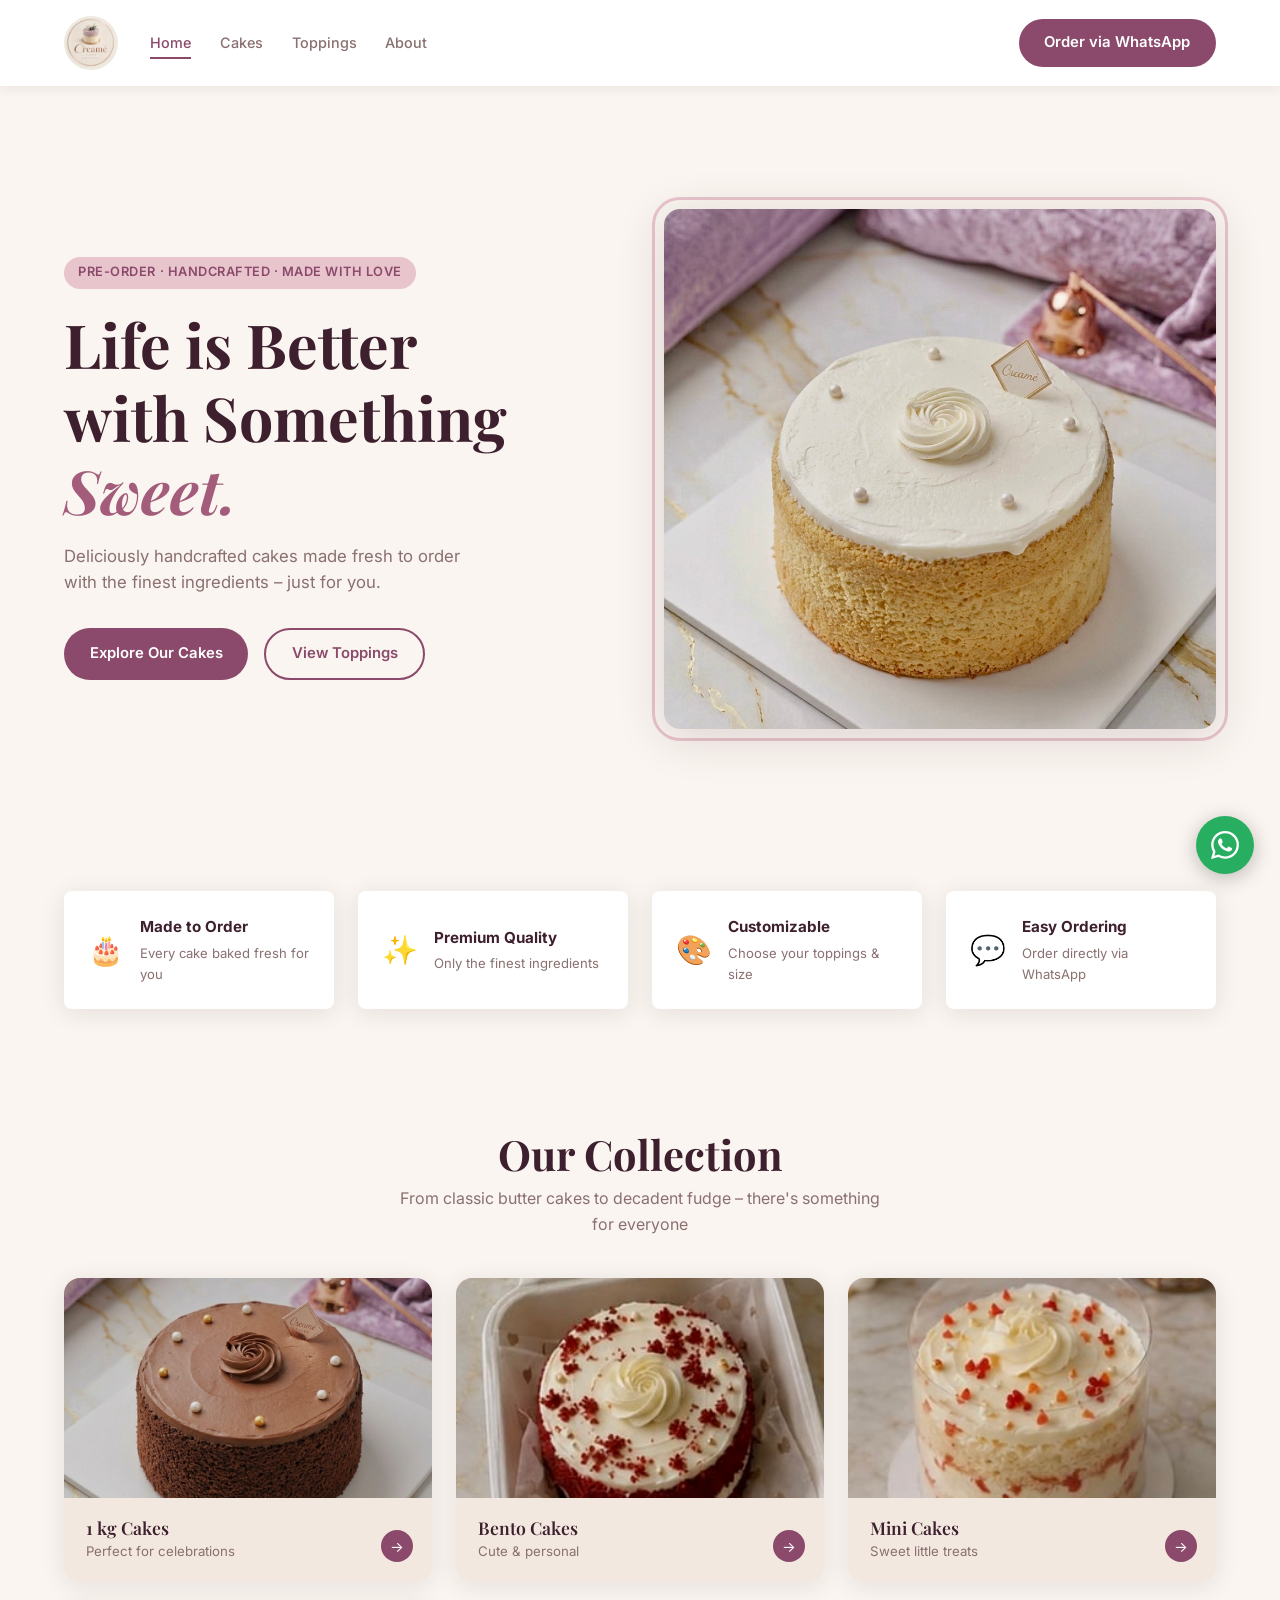
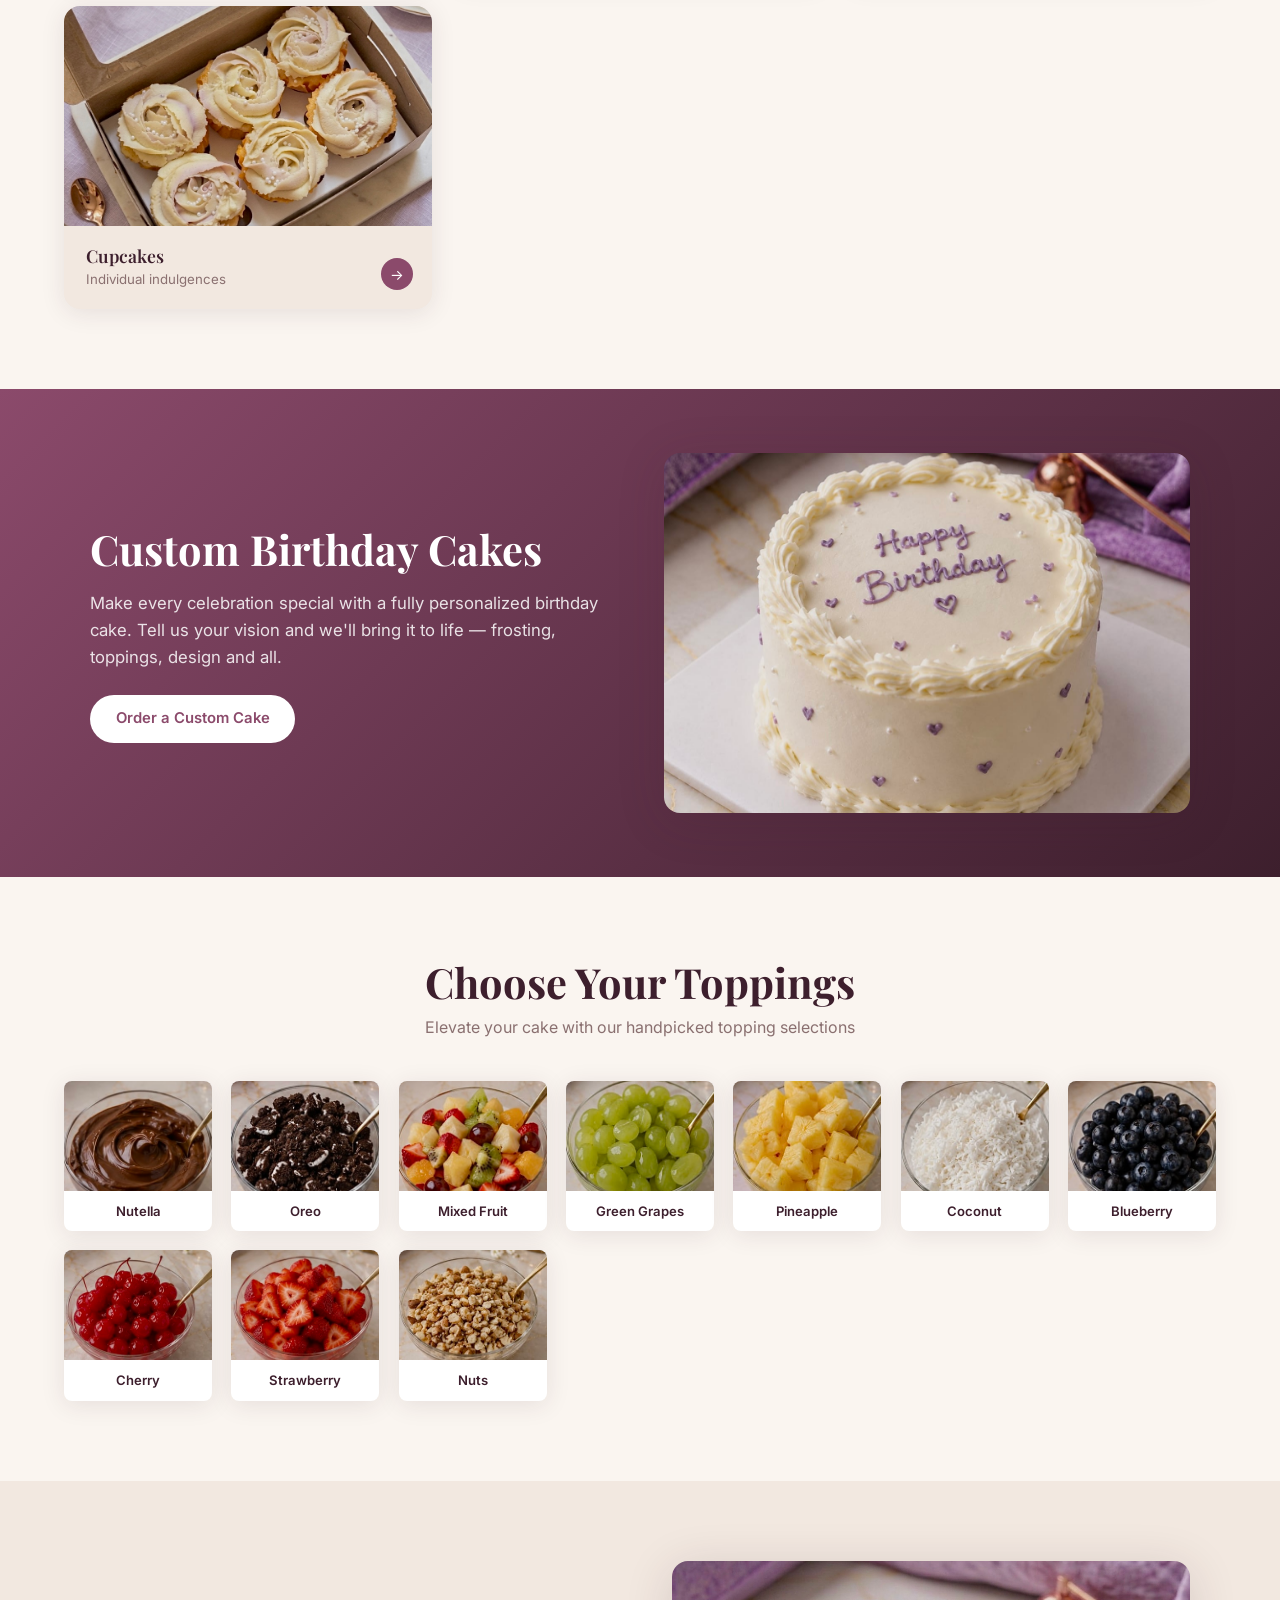
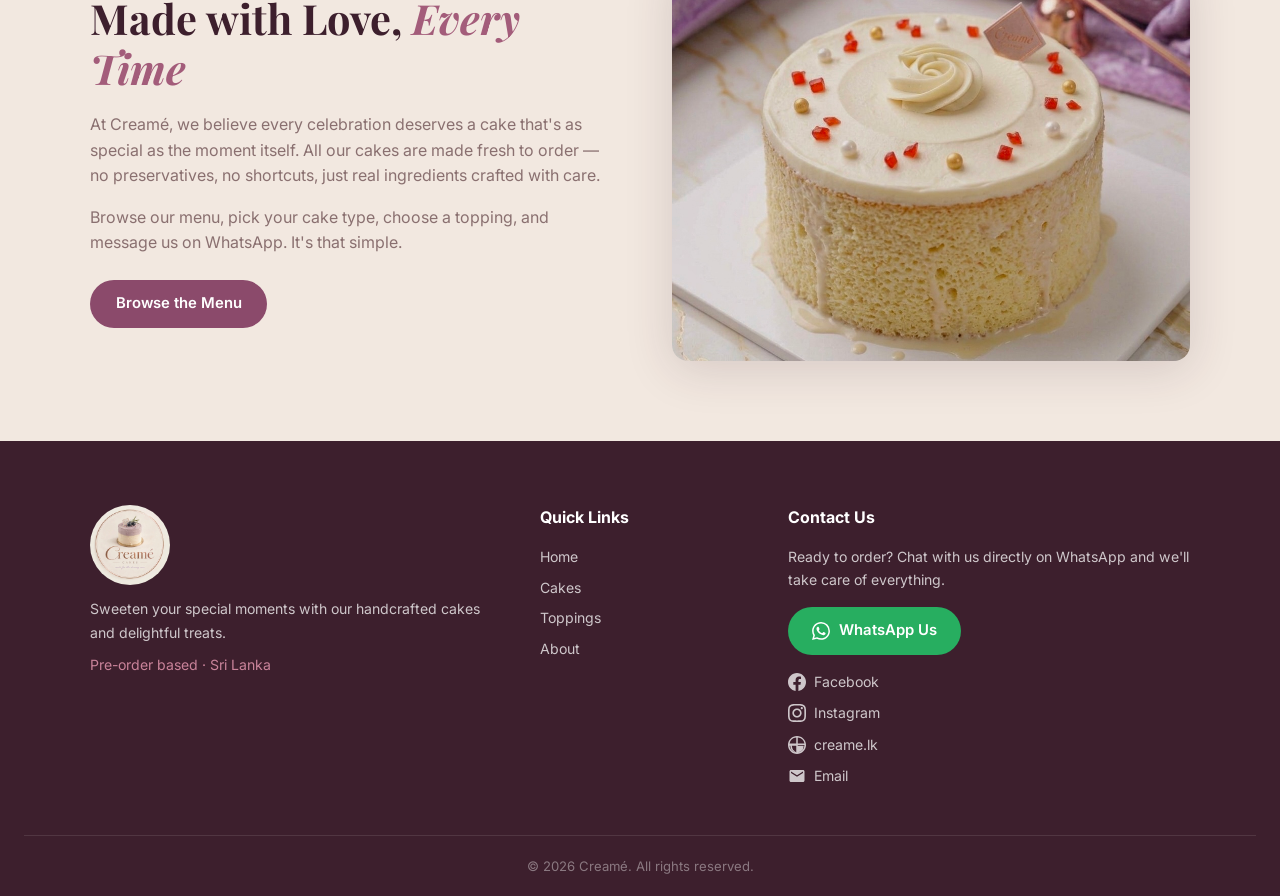
<file: index.html>
<!DOCTYPE html>
<html lang="en">
<head>
  <meta charset="UTF-8" />
  <meta name="viewport" content="width=device-width, initial-scale=1.0" />
  <title>Creamé – Handcrafted Cakes</title>
  <link rel="stylesheet" href="css/style.css" />
  <link href="https://fonts.googleapis.com/css2?family=Playfair+Display:ital,wght@0,400;0,600;0,700;1,400&family=Inter:wght@300;400;500;600&display=swap" rel="stylesheet" />
</head>
<body>

  <!-- NAV -->
  <header class="navbar">
    <div class="nav-inner">
      <a href="index.html" class="logo-img-link"><img src="images/logo.jpeg" alt="Creamé Cakes" class="logo-img" /></a>
      <nav class="nav-links">
        <a href="index.html" class="active">Home</a>
        <a href="catalogue.html">Cakes</a>
        <a href="#toppings">Toppings</a>
        <a href="#about">About</a>
      </nav>
      <a href="catalogue.html" class="btn-primary">Order via WhatsApp</a>
      <button class="hamburger" id="hamburger" aria-label="menu">&#9776;</button>
    </div>
    <div class="mobile-menu" id="mobileMenu">
      <a href="index.html">Home</a>
      <a href="catalogue.html">Cakes</a>
      <a href="#toppings">Toppings</a>
      <a href="#about">About</a>
      <a href="catalogue.html" class="btn-primary">Order Now</a>
    </div>
  </header>

  <!-- HERO -->
  <section class="hero">
    <div class="hero-text">
      <p class="hero-tag">Pre-order · Handcrafted · Made with Love</p>
      <h1>Life is Better<br/>with Something<br/><em>Sweet.</em></h1>
      <p class="hero-sub">Deliciously handcrafted cakes made fresh to order with the finest ingredients – just for you.</p>
      <div class="hero-ctas">
        <a href="catalogue.html" class="btn-primary">Explore Our Cakes</a>
        <a href="#toppings" class="btn-outline">View Toppings</a>
      </div>
    </div>
    <div class="hero-image">
      <img src="images/1 kg cakes/Buttercake.jpg" alt="Signature Butter Cake" />
    </div>
  </section>

  <!-- BADGES -->
  <section class="badges">
    <div class="badge">
      <span class="badge-icon">🎂</span>
      <div>
        <strong>Made to Order</strong>
        <p>Every cake baked fresh for you</p>
      </div>
    </div>
    <div class="badge">
      <span class="badge-icon">✨</span>
      <div>
        <strong>Premium Quality</strong>
        <p>Only the finest ingredients</p>
      </div>
    </div>
    <div class="badge">
      <span class="badge-icon">🎨</span>
      <div>
        <strong>Customizable</strong>
        <p>Choose your toppings &amp; size</p>
      </div>
    </div>
    <div class="badge">
      <span class="badge-icon">💬</span>
      <div>
        <strong>Easy Ordering</strong>
        <p>Order directly via WhatsApp</p>
      </div>
    </div>
  </section>

  <!-- CATEGORIES -->
  <section class="categories">
    <div class="section-header">
      <h2>Our Collection</h2>
      <p>From classic butter cakes to decadent fudge – there's something for everyone</p>
    </div>
    <div class="cat-grid">
      <a href="catalogue.html?size=1kg" class="cat-card">
        <img src="images/1 kg cakes/Chocolate cake.jpg" alt="1 kg Cakes" />
        <div class="cat-info">
          <h3>1 kg Cakes</h3>
          <p>Perfect for celebrations</p>
          <span class="cat-arrow">→</span>
        </div>
      </a>

      <a href="catalogue.html?size=bento" class="cat-card">
        <img src="images/Bento cakes/Red velvet cake.jpg" alt="Bento Cakes" />
        <div class="cat-info">
          <h3>Bento Cakes</h3>
          <p>Cute &amp; personal</p>
          <span class="cat-arrow">→</span>
        </div>
      </a>
      <a href="catalogue.html?size=mini" class="cat-card">
        <img src="images/Mini cakes/Tres leches.jpg" alt="Mini Cakes" />
        <div class="cat-info">
          <h3>Mini Cakes</h3>
          <p>Sweet little treats</p>
          <span class="cat-arrow">→</span>
        </div>
      </a>
      <a href="catalogue.html?size=cupcake" class="cat-card">
        <img src="images/Cupcakes/Buttercake.jpg" alt="Cupcakes" />
        <div class="cat-info">
          <h3>Cupcakes</h3>
          <p>Individual indulgences</p>
          <span class="cat-arrow">→</span>
        </div>
      </a>
    </div>
  </section>

  <!-- BIRTHDAY -->
  <section class="birthday-banner">
    <div class="birthday-content">
      <div class="birthday-text">
        <h2>Custom Birthday Cakes</h2>
        <p>Make every celebration special with a fully personalized birthday cake. Tell us your vision and we'll bring it to life — frosting, toppings, design and all.</p>
        <a href="catalogue.html" class="btn-primary">Order a Custom Cake</a>
      </div>
      <div class="birthday-img">
        <img src="images/1 kg cakes/Birthday cake.jpg" alt="Custom Birthday Cake" />
      </div>
    </div>
  </section>

  <!-- TOPPINGS -->
  <section class="toppings-section" id="toppings">
    <div class="section-header">
      <h2>Choose Your Toppings</h2>
      <p>Elevate your cake with our handpicked topping selections</p>
    </div>
    <div class="toppings-grid" id="toppingsGrid">
      <!-- Populated by JS -->
    </div>
  </section>

  <!-- ABOUT -->
  <section class="about-section" id="about">
    <div class="about-inner">
      <div class="about-text">
        <h2>Made with Love, <em>Every Time</em></h2>
        <p>At Creamé, we believe every celebration deserves a cake that's as special as the moment itself. All our cakes are made fresh to order — no preservatives, no shortcuts, just real ingredients crafted with care.</p>
        <p>Browse our menu, pick your cake type, choose a topping, and message us on WhatsApp. It's that simple.</p>
        <a href="catalogue.html" class="btn-primary">Browse the Menu</a>
      </div>
      <div class="about-img">
        <img src="images/1 kg cakes/Tres leches.jpg" alt="Tres Leches Cake" />
      </div>
    </div>
  </section>

  <!-- FOOTER -->
  <footer class="footer">
    <div class="footer-inner">
      <div class="footer-brand">
        <img src="images/logo.jpeg" alt="Creamé Cakes" class="logo-img logo-img--footer" />
        <p>Sweeten your special moments with our handcrafted cakes and delightful treats.</p>
        <p class="footer-note">Pre-order based · Sri Lanka</p>
      </div>
      <div class="footer-links">
        <h4>Quick Links</h4>
        <a href="index.html">Home</a>
        <a href="catalogue.html">Cakes</a>
        <a href="#toppings">Toppings</a>
        <a href="#about">About</a>
      </div>
      <div class="footer-contact">
        <h4>Contact Us</h4>
        <p>Ready to order? Chat with us directly on WhatsApp and we'll take care of everything.</p>
        <a href="https://wa.me/94XXXXXXXXX" target="_blank" class="btn-whatsapp" id="footerWA">
          <svg viewBox="0 0 24 24" fill="currentColor" width="18" height="18"><path d="M17.472 14.382c-.297-.149-1.758-.867-2.03-.967-.273-.099-.471-.148-.67.15-.197.297-.767.966-.94 1.164-.173.199-.347.223-.644.075-.297-.15-1.255-.463-2.39-1.475-.883-.788-1.48-1.761-1.653-2.059-.173-.297-.018-.458.13-.606.134-.133.298-.347.446-.52.149-.174.198-.298.298-.497.099-.198.05-.371-.025-.52-.075-.149-.669-1.612-.916-2.207-.242-.579-.487-.5-.669-.51-.173-.008-.371-.01-.57-.01-.198 0-.52.074-.792.372-.272.297-1.04 1.016-1.04 2.479 0 1.462 1.065 2.875 1.213 3.074.149.198 2.096 3.2 5.077 4.487.709.306 1.262.489 1.694.625.712.227 1.36.195 1.871.118.571-.085 1.758-.719 2.006-1.413.248-.694.248-1.289.173-1.413-.074-.124-.272-.198-.57-.347m-5.421 7.403h-.004a9.87 9.87 0 01-5.031-1.378l-.361-.214-3.741.982.998-3.648-.235-.374a9.86 9.86 0 01-1.51-5.26c.001-5.45 4.436-9.884 9.888-9.884 2.64 0 5.122 1.03 6.988 2.898a9.825 9.825 0 012.893 6.994c-.003 5.45-4.437 9.884-9.885 9.884m8.413-18.297A11.815 11.815 0 0012.05 0C5.495 0 .16 5.335.157 11.892c0 2.096.547 4.142 1.588 5.945L.057 24l6.305-1.654a11.882 11.882 0 005.683 1.448h.005c6.554 0 11.89-5.335 11.893-11.893a11.821 11.821 0 00-3.48-8.413z"/></svg>
          WhatsApp Us
        </a>
        <div class="footer-social">
          <a href="https://www.facebook.com/share/1PmbBHxMuF/?mibextid=wwXIfr" target="_blank" rel="noopener" aria-label="Facebook">
            <svg viewBox="0 0 24 24" fill="currentColor" width="18" height="18"><path d="M24 12.073C24 5.405 18.627 0 12 0S0 5.405 0 12.073C0 18.1 4.388 23.094 10.125 24v-8.437H7.078v-3.49h3.047V9.41c0-3.025 1.792-4.697 4.533-4.697 1.312 0 2.686.235 2.686.235v2.97h-1.514c-1.491 0-1.956.93-1.956 1.886v2.27h3.328l-.532 3.49h-2.796V24C19.612 23.094 24 18.1 24 12.073z"/></svg>
            Facebook
          </a>
          <a href="https://instagram.com/creame.lk?rpxt=MW51bnQ0bjRlNmVxMQ%3D%3D" target="_blank" rel="noopener" aria-label="Instagram">
            <svg viewBox="0 0 24 24" fill="currentColor" width="18" height="18"><path d="M12 2.163c3.204 0 3.584.012 4.85.07 3.252.148 4.771 1.691 4.919 4.919.058 1.265.069 1.645.069 4.849 0 3.205-.012 3.584-.069 4.849-.149 3.225-1.664 4.771-4.919 4.919-1.266.058-1.644.07-4.85.07-3.204 0-3.584-.012-4.849-.07-3.26-.149-4.771-1.699-4.919-4.92-.058-1.265-.07-1.644-.07-4.849 0-3.204.013-3.583.07-4.849.149-3.227 1.664-4.771 4.919-4.919 1.266-.057 1.645-.069 4.849-.069zm0-2.163c-3.259 0-3.667.014-4.947.072-4.358.2-6.78 2.618-6.98 6.98-.059 1.281-.073 1.689-.073 4.948 0 3.259.014 3.668.072 4.948.2 4.358 2.618 6.78 6.98 6.98 1.281.058 1.689.072 4.948.072 3.259 0 3.668-.014 4.948-.072 4.354-.2 6.782-2.618 6.979-6.98.059-1.28.073-1.689.073-4.948 0-3.259-.014-3.667-.072-4.947-.196-4.354-2.617-6.78-6.979-6.98-1.281-.059-1.69-.073-4.949-.073zm0 5.838c-3.403 0-6.162 2.759-6.162 6.162s2.759 6.163 6.162 6.163 6.162-2.759 6.162-6.163c0-3.403-2.759-6.162-6.162-6.162zm0 10.162c-2.209 0-4-1.79-4-4 0-2.209 1.791-4 4-4s4 1.791 4 4c0 2.21-1.791 4-4 4zm6.406-11.845c-.796 0-1.441.645-1.441 1.44s.645 1.44 1.441 1.44c.795 0 1.439-.645 1.439-1.44s-.644-1.44-1.439-1.44z"/></svg>
            Instagram
          </a>
          <a href="https://www.creame.lk" target="_blank" rel="noopener" aria-label="Website">
            <svg viewBox="0 0 24 24" fill="currentColor" width="18" height="18"><path d="M12 0C5.373 0 0 5.373 0 12s5.373 12 12 12 12-5.373 12-12S18.627 0 12 0zm-1 21.945A10.019 10.019 0 012.055 13H5.1a15.12 15.12 0 001.58 5.453L11 21.945zm0-11.945H2.055A10.019 10.019 0 0111 2.055V10zm2 0V2.055A10.019 10.019 0 0121.945 10H13zm0 2h8.945A10.019 10.019 0 0113 21.945V12zm-2 9.945A10.019 10.019 0 014.52 18.453 13.12 13.12 0 013.1 13H11v8.945zM13 13h7.9a13.12 13.12 0 01-1.42 5.453A10.019 10.019 0 0113 21.945V13z"/></svg>
            creame.lk
          </a>
          <a href="mailto:creamedreame@gmail.com" aria-label="Email">
            <svg viewBox="0 0 24 24" fill="currentColor" width="18" height="18"><path d="M20 4H4c-1.1 0-2 .9-2 2v12c0 1.1.9 2 2 2h16c1.1 0 2-.9 2-2V6c0-1.1-.9-2-2-2zm0 4l-8 5-8-5V6l8 5 8-5v2z"/></svg>
            Email
          </a>
        </div>
      </div>
    </div>
    <div class="footer-bottom">
      <p>&copy; 2026 Creamé. All rights reserved.</p>
    </div>
  </footer>

  <!-- Floating WhatsApp -->
  <a href="https://wa.me/94XXXXXXXXX" target="_blank" class="wa-float" id="floatWA" aria-label="Chat on WhatsApp">
    <svg viewBox="0 0 24 24" fill="white" width="28" height="28"><path d="M17.472 14.382c-.297-.149-1.758-.867-2.03-.967-.273-.099-.471-.148-.67.15-.197.297-.767.966-.94 1.164-.173.199-.347.223-.644.075-.297-.15-1.255-.463-2.39-1.475-.883-.788-1.48-1.761-1.653-2.059-.173-.297-.018-.458.13-.606.134-.133.298-.347.446-.52.149-.174.198-.298.298-.497.099-.198.05-.371-.025-.52-.075-.149-.669-1.612-.916-2.207-.242-.579-.487-.5-.669-.51-.173-.008-.371-.01-.57-.01-.198 0-.52.074-.792.372-.272.297-1.04 1.016-1.04 2.479 0 1.462 1.065 2.875 1.213 3.074.149.198 2.096 3.2 5.077 4.487.709.306 1.262.489 1.694.625.712.227 1.36.195 1.871.118.571-.085 1.758-.719 2.006-1.413.248-.694.248-1.289.173-1.413-.074-.124-.272-.198-.57-.347m-5.421 7.403h-.004a9.87 9.87 0 01-5.031-1.378l-.361-.214-3.741.982.998-3.648-.235-.374a9.86 9.86 0 01-1.51-5.26c.001-5.45 4.436-9.884 9.888-9.884 2.64 0 5.122 1.03 6.988 2.898a9.825 9.825 0 012.893 6.994c-.003 5.45-4.437 9.884-9.885 9.884m8.413-18.297A11.815 11.815 0 0012.05 0C5.495 0 .16 5.335.157 11.892c0 2.096.547 4.142 1.588 5.945L.057 24l6.305-1.654a11.882 11.882 0 005.683 1.448h.005c6.554 0 11.89-5.335 11.893-11.893a11.821 11.821 0 00-3.48-8.413z"/></svg>
  </a>

  <script src="js/data.js"></script>
  <script src="js/config.js"></script>
  <script src="js/app.js"></script>
  <script>
    document.getElementById("hamburger").addEventListener("click", () => {
      document.getElementById("mobileMenu").classList.toggle("open");
    });
  </script>
</body>
</html>
</file>
<file: css/style.css>
/* ─────────────────────────────────────────────────────────
   CREAME – Design System
   Palette: warm rose/mauve + cream + dark chocolate
───────────────────────────────────────────────────────── */

:root {
  --rose:      #8B4A6B;     /* deep mauve-rose */
  --rose-mid:  #A35C7A;     /* medium rose */
  --rose-light:#C9839A;     /* soft rose */
  --blush:     #E8C4CC;     /* light blush */
  --cream:     #FAF5F0;     /* warm cream background */
  --cream-dark:#F2E8E0;     /* slightly deeper cream */
  --choco:     #3D1F2D;     /* dark chocolate text */
  --choco-mid: #5A3040;     /* medium dark */
  --gray:      #8A7070;     /* muted text */
  --white:     #FFFFFF;
  --green:     #27AE60;     /* WhatsApp green */

  --ff-serif: "Playfair Display", Georgia, serif;
  --ff-sans:  "Inter", system-ui, sans-serif;

  --radius:   16px;
  --radius-sm: 8px;
  --shadow:   0 4px 24px rgba(61,31,45,.10);
  --shadow-lg:0 8px 48px rgba(61,31,45,.16);

  --transition: .25s ease;
}

*, *::before, *::after { box-sizing: border-box; margin: 0; padding: 0; }

html { scroll-behavior: smooth; }

body {
  font-family: var(--ff-sans);
  background: var(--cream);
  color: var(--choco);
  line-height: 1.6;
  overflow-x: hidden;
}

img { display: block; max-width: 100%; }
a   { color: inherit; text-decoration: none; }

/* ── Typography ─────────────────────────────────────────── */
h1, h2, h3 { font-family: var(--ff-serif); line-height: 1.2; }
h1 { font-size: clamp(2.2rem, 5vw, 3.8rem); }
h2 { font-size: clamp(1.8rem, 3.5vw, 2.6rem); }
h3 { font-size: 1.2rem; font-weight: 600; }
em { color: var(--rose-mid); font-style: italic; }

/* ── Buttons ─────────────────────────────────────────────── */
.btn-primary {
  display: inline-flex;
  align-items: center;
  gap: .5rem;
  background: var(--rose);
  color: var(--white);
  padding: .75rem 1.6rem;
  border-radius: 50px;
  font-size: .93rem;
  font-weight: 600;
  font-family: var(--ff-sans);
  transition: background var(--transition), transform var(--transition);
  border: none;
  cursor: pointer;
}
.btn-primary:hover { background: var(--rose-mid); transform: translateY(-2px); }

.btn-outline {
  display: inline-flex;
  align-items: center;
  gap: .5rem;
  background: transparent;
  color: var(--rose);
  padding: .75rem 1.6rem;
  border-radius: 50px;
  font-size: .93rem;
  font-weight: 600;
  border: 2px solid var(--rose);
  transition: all var(--transition);
}
.btn-outline:hover { background: var(--rose); color: var(--white); }

.btn-whatsapp {
  display: inline-flex;
  align-items: center;
  gap: .55rem;
  background: var(--green);
  color: var(--white);
  padding: .75rem 1.5rem;
  border-radius: 50px;
  font-size: .93rem;
  font-weight: 600;
  transition: filter var(--transition), transform var(--transition);
}
.btn-whatsapp:hover { filter: brightness(1.1); transform: translateY(-2px); }
.btn-whatsapp.btn-large { padding: .95rem 2rem; font-size: 1.05rem; }

/* ── Navbar ──────────────────────────────────────────────── */
.navbar {
  position: sticky;
  top: 0;
  z-index: 100;
  background: var(--white);
  box-shadow: 0 2px 12px rgba(61,31,45,.08);
}

.nav-inner {
  max-width: 1200px;
  margin: 0 auto;
  padding: 1rem 1.5rem;
  display: flex;
  align-items: center;
  gap: 2rem;
}

.logo-img-link { display: flex; align-items: center; flex-shrink: 0; }

.logo-img {
  height: 54px;
  width: 54px;
  object-fit: cover;
  border-radius: 50%;
  display: block;
}

.logo-img--footer {
  height: 80px;
  width: 80px;
  margin-bottom: .8rem;
}

.nav-links {
  display: flex;
  gap: 1.8rem;
  margin-right: auto;
}

.nav-links a {
  font-size: .9rem;
  font-weight: 500;
  color: var(--gray);
  transition: color var(--transition);
  position: relative;
}
.nav-links a::after {
  content: "";
  position: absolute;
  bottom: -4px;
  left: 0;
  width: 0;
  height: 2px;
  background: var(--rose);
  transition: width var(--transition);
}
.nav-links a:hover, .nav-links a.active { color: var(--rose); }
.nav-links a:hover::after, .nav-links a.active::after { width: 100%; }

.hamburger {
  display: none;
  background: none;
  border: none;
  font-size: 1.5rem;
  color: var(--rose);
  cursor: pointer;
  margin-left: auto;
}

.mobile-menu {
  display: none;
  flex-direction: column;
  gap: 1rem;
  padding: 1rem 1.5rem 1.5rem;
  border-top: 1px solid var(--blush);
}
.mobile-menu a { font-weight: 500; color: var(--choco-mid); }
.mobile-menu.open { display: flex; }

/* ── Hero ────────────────────────────────────────────────── */
.hero {
  max-width: 1200px;
  margin: 0 auto;
  padding: 4rem 1.5rem;
  display: grid;
  grid-template-columns: 1fr 1fr;
  align-items: center;
  gap: 3rem;
  min-height: 85vh;
}

.hero-tag {
  display: inline-block;
  background: var(--blush);
  color: var(--rose);
  padding: .35rem .9rem;
  border-radius: 50px;
  font-size: .8rem;
  font-weight: 600;
  letter-spacing: .04em;
  text-transform: uppercase;
  margin-bottom: 1.2rem;
}

.hero-text h1 { color: var(--choco); margin-bottom: 1rem; }
.hero-sub { color: var(--gray); font-size: 1.05rem; max-width: 420px; margin-bottom: 2rem; }
.hero-ctas { display: flex; gap: 1rem; flex-wrap: wrap; }

.hero-image {
  position: relative;
}
.hero-image img {
  width: 100%;
  height: 520px;
  object-fit: cover;
  border-radius: var(--radius);
  box-shadow: var(--shadow-lg);
}
.hero-image::before {
  content: "";
  position: absolute;
  inset: -12px;
  border: 3px solid var(--blush);
  border-radius: calc(var(--radius) + 12px);
  z-index: -1;
}

/* ── Badges ──────────────────────────────────────────────── */
.badges {
  background: var(--white);
  padding: 2.5rem 1.5rem;
}
.badges {
  max-width: 1200px;
  margin: 0 auto;
  display: grid;
  grid-template-columns: repeat(4, 1fr);
  gap: 1.5rem;
  background: none;
}
.badge {
  display: flex;
  align-items: center;
  gap: 1rem;
  background: var(--white);
  padding: 1.5rem;
  border-radius: var(--radius-sm);
  box-shadow: var(--shadow);
}
.badge-icon { font-size: 1.8rem; flex-shrink: 0; }
.badge strong { display: block; color: var(--choco); font-size: .95rem; }
.badge p { font-size: .82rem; color: var(--gray); margin-top: .2rem; }

/* ── Section header ──────────────────────────────────────── */
.section-header {
  text-align: center;
  margin-bottom: 2.5rem;
}
.section-header h2 { color: var(--choco); margin-bottom: .5rem; }
.section-header p  { color: var(--gray); max-width: 500px; margin: 0 auto; }

/* ── Categories ──────────────────────────────────────────── */
.categories {
  max-width: 1200px;
  margin: 5rem auto;
  padding: 0 1.5rem;
}

.cat-grid {
  display: grid;
  grid-template-columns: repeat(3, 1fr);
  gap: 1.5rem;
}

.cat-card {
  position: relative;
  border-radius: var(--radius);
  overflow: hidden;
  box-shadow: var(--shadow);
  background: var(--cream-dark);
  transition: transform var(--transition), box-shadow var(--transition);
  display: block;
}
.cat-card:hover { transform: translateY(-6px); box-shadow: var(--shadow-lg); }

.cat-card img {
  width: 100%;
  height: 220px;
  object-fit: cover;
  transition: transform .4s ease;
}
.cat-card:hover img { transform: scale(1.05); }

.cat-info {
  padding: 1.2rem 1.4rem;
  position: relative;
}
.cat-info h3 { font-size: 1.1rem; color: var(--choco); }
.cat-info p  { font-size: .83rem; color: var(--gray); margin-top: .2rem; }
.cat-arrow   {
  position: absolute;
  right: 1.2rem;
  bottom: 1.2rem;
  width: 32px;
  height: 32px;
  background: var(--rose);
  color: var(--white);
  border-radius: 50%;
  display: flex;
  align-items: center;
  justify-content: center;
  font-size: .9rem;
  transition: background var(--transition);
}
.cat-card:hover .cat-arrow { background: var(--choco); }

/* ── Birthday banner ─────────────────────────────────────── */
.birthday-banner {
  background: linear-gradient(135deg, var(--rose) 0%, var(--choco) 100%);
  margin: 5rem 0;
  padding: 4rem 1.5rem;
}
.birthday-content {
  max-width: 1100px;
  margin: 0 auto;
  display: grid;
  grid-template-columns: 1fr 1fr;
  align-items: center;
  gap: 3rem;
}
.birthday-text h2 { color: var(--white); margin-bottom: 1rem; }
.birthday-text p  { color: rgba(255,255,255,.85); margin-bottom: 1.5rem; font-size: 1.05rem; }
.birthday-text .btn-primary { background: var(--white); color: var(--rose); }
.birthday-text .btn-primary:hover { background: var(--blush); }
.birthday-img img {
  width: 100%;
  height: 360px;
  object-fit: cover;
  border-radius: var(--radius);
  box-shadow: var(--shadow-lg);
}

/* ── Toppings ─────────────────────────────────────────────── */
.toppings-section {
  max-width: 1200px;
  margin: 5rem auto;
  padding: 0 1.5rem;
}
.toppings-grid {
  display: grid;
  grid-template-columns: repeat(auto-fill, minmax(130px, 1fr));
  gap: 1.2rem;
}
.topping-card {
  background: var(--white);
  border-radius: var(--radius-sm);
  overflow: hidden;
  text-align: center;
  box-shadow: var(--shadow);
  transition: transform var(--transition);
}
.topping-card:hover { transform: translateY(-4px); }
.topping-card img {
  width: 100%;
  height: 110px;
  object-fit: cover;
}
.topping-card span {
  display: block;
  padding: .6rem .4rem;
  font-size: .82rem;
  font-weight: 600;
  color: var(--choco);
}

/* ── About ────────────────────────────────────────────────── */
.about-section {
  background: var(--cream-dark);
  padding: 5rem 1.5rem;
}
.about-inner {
  max-width: 1100px;
  margin: 0 auto;
  display: grid;
  grid-template-columns: 1fr 1fr;
  gap: 4rem;
  align-items: center;
}
.about-text h2 { color: var(--choco); margin-bottom: 1.2rem; }
.about-text p  { color: var(--gray); margin-bottom: 1rem; }
.about-text .btn-primary { margin-top: .5rem; }
.about-img img {
  width: 100%;
  height: 400px;
  object-fit: cover;
  border-radius: var(--radius);
  box-shadow: var(--shadow-lg);
}

/* ── Footer ──────────────────────────────────────────────── */
.footer {
  background: var(--choco);
  color: rgba(255,255,255,.75);
  padding: 4rem 1.5rem 0;
}
.footer-inner {
  max-width: 1100px;
  margin: 0 auto;
  display: grid;
  grid-template-columns: 2fr 1fr 2fr;
  gap: 3rem;
  padding-bottom: 3rem;
}
.footer .logo       { color: var(--blush); display: block; margin-bottom: .7rem; }
.footer-brand p     { font-size: .88rem; line-height: 1.7; }
.footer-note        { font-size: .8rem; color: var(--rose-light); margin-top: .5rem; }
.footer-links h4,
.footer-contact h4  { color: var(--white); font-size: 1rem; margin-bottom: 1rem; }
.footer-links a     { display: block; margin-bottom: .5rem; font-size: .88rem; transition: color var(--transition); }
.footer-links a:hover { color: var(--blush); }
.footer-contact p   { font-size: .88rem; margin-bottom: 1rem; }
.footer-social      { display: flex; flex-direction: column; gap: .55rem; margin-top: 1rem; }
.footer-social a    { display: flex; align-items: center; gap: .5rem; font-size: .88rem; color: rgba(255,255,255,.75); transition: color var(--transition); }
.footer-social a:hover { color: var(--blush); }
.footer-bottom {
  border-top: 1px solid rgba(255,255,255,.1);
  text-align: center;
  padding: 1.2rem;
  font-size: .82rem;
  color: rgba(255,255,255,.4);
}

/* ── Page hero (catalogue) ───────────────────────────────── */
.page-hero {
  background: linear-gradient(135deg, var(--cream-dark) 0%, var(--blush) 100%);
  text-align: center;
  padding: 4rem 1.5rem 3rem;
}
.page-hero h1 { color: var(--choco); margin-bottom: .7rem; }
.page-hero p  { color: var(--gray); font-size: 1.05rem; max-width: 600px; margin: 0 auto; }

/* ── Loader ──────────────────────────────────────────────── */
.loader {
  display: flex;
  flex-direction: column;
  align-items: center;
  gap: 1rem;
  padding: 5rem;
  color: var(--gray);
}
.loader-spinner {
  width: 44px;
  height: 44px;
  border: 4px solid var(--blush);
  border-top-color: var(--rose);
  border-radius: 50%;
  animation: spin .8s linear infinite;
}
@keyframes spin { to { transform: rotate(360deg); } }

.fetch-error {
  text-align: center;
  padding: 3rem 1.5rem;
  color: var(--gray);
  font-size: 1rem;
}
.fetch-error a { color: var(--rose); text-decoration: underline; }

/* ── Filter bar ──────────────────────────────────────────── */
.filter-bar {
  background: var(--white);
  border-bottom: 1px solid var(--blush);
  position: sticky;
  top: 65px;
  z-index: 90;
}
.filter-inner {
  max-width: 1200px;
  margin: 0 auto;
  padding: .9rem 1.5rem;
  display: flex;
  align-items: center;
  gap: 1rem;
  flex-wrap: wrap;
}
.filter-label { font-size: .85rem; font-weight: 600; color: var(--gray); white-space: nowrap; }
.filter-tabs  { display: flex; gap: .5rem; flex-wrap: wrap; }
.filter-tab {
  background: none;
  border: 1.5px solid var(--blush);
  color: var(--gray);
  padding: .4rem 1.1rem;
  border-radius: 50px;
  font-size: .83rem;
  font-weight: 500;
  cursor: pointer;
  transition: all var(--transition);
  font-family: var(--ff-sans);
}
.filter-tab:hover  { border-color: var(--rose-light); color: var(--rose); }
.filter-tab.active { background: var(--rose); border-color: var(--rose); color: var(--white); }

/* ── Catalogue grid ──────────────────────────────────────── */
.catalogue-section {
  max-width: 1200px;
  margin: 2.5rem auto 4rem;
  padding: 0 1.5rem;
}
.catalogue-grid {
  display: grid;
  grid-template-columns: repeat(auto-fill, minmax(340px, 1fr));
  gap: 2rem;
}

/* ── Cake card ───────────────────────────────────────────── */
.cake-card {
  background: var(--white);
  border-radius: var(--radius);
  overflow: hidden;
  box-shadow: var(--shadow);
  transition: transform var(--transition), box-shadow var(--transition);
  display: flex;
  flex-direction: column;
}
.cake-card:hover { transform: translateY(-6px); box-shadow: var(--shadow-lg); }

.cake-img-wrap { overflow: hidden; }
.cake-img-wrap img {
  width: 100%;
  height: 220px;
  object-fit: cover;
  transition: transform .4s ease;
}
.cake-card:hover .cake-img-wrap img { transform: scale(1.06); }

.cake-body { padding: 1.4rem; flex: 1; display: flex; flex-direction: column; gap: .5rem; }

.cake-name {
  font-family: var(--ff-serif);
  font-size: 1.25rem;
  color: var(--choco);
}
.cake-desc {
  font-size: .85rem;
  color: var(--gray);
  line-height: 1.55;
  flex: 1;
}
.from-price {
  font-size: .85rem;
  color: var(--gray);
}
.from-price strong { color: var(--rose); font-size: .95rem; }

.btn-customize {
  margin-top: .5rem;
  width: 100%;
  background: var(--rose);
  color: var(--white);
  border: none;
  border-radius: 50px;
  padding: .75rem 1rem;
  font-size: .93rem;
  font-weight: 600;
  font-family: var(--ff-sans);
  cursor: pointer;
  transition: background var(--transition), transform var(--transition);
}
.btn-customize:hover { background: var(--rose-mid); transform: translateY(-2px); }

.no-results { text-align: center; padding: 4rem; color: var(--gray); font-size: 1rem; }
.no-results a { color: var(--rose); text-decoration: underline; }

/* ── Order Modal ─────────────────────────────────────────── */
.modal-backdrop {
  display: none;
  position: fixed;
  inset: 0;
  background: rgba(61,31,45,.55);
  backdrop-filter: blur(4px);
  z-index: 1000;
  align-items: center;
  justify-content: center;
  padding: 1rem;
}
.modal-backdrop.open { display: flex; }

.modal {
  background: var(--white);
  border-radius: var(--radius);
  width: 100%;
  max-width: 760px;
  max-height: 90vh;
  overflow-y: auto;
  display: grid;
  grid-template-columns: 260px 1fr;
  box-shadow: var(--shadow-lg);
  position: relative;
}

.modal-close {
  position: absolute;
  top: .9rem;
  right: 1rem;
  background: var(--cream-dark);
  border: none;
  width: 32px;
  height: 32px;
  border-radius: 50%;
  font-size: 1rem;
  cursor: pointer;
  color: var(--choco);
  display: flex;
  align-items: center;
  justify-content: center;
  z-index: 10;
  transition: background var(--transition);
}
.modal-close:hover { background: var(--blush); }

.modal-img-wrap img {
  width: 260px;
  height: 100%;
  min-height: 300px;
  object-fit: cover;
  border-radius: var(--radius) 0 0 var(--radius);
  transition: src .3s;
}

.modal-body {
  padding: 1.8rem 1.6rem 1.6rem;
  display: flex;
  flex-direction: column;
  gap: 1.1rem;
  overflow-y: auto;
}

.modal-cake-name {
  font-family: var(--ff-serif);
  font-size: 1.5rem;
  color: var(--choco);
  padding-right: 2rem;
}
.modal-cake-desc { font-size: .85rem; color: var(--gray); line-height: 1.5; }

.modal-section h4 {
  font-size: .88rem;
  font-weight: 700;
  color: var(--choco-mid);
  margin-bottom: .65rem;
  text-transform: uppercase;
  letter-spacing: .04em;
}
.optional { font-weight: 400; text-transform: none; letter-spacing: 0; color: var(--gray); }

/* Size options */
.size-opts { display: flex; flex-wrap: wrap; gap: .5rem; }
.size-opt {
  background: var(--cream);
  border: 1.5px solid var(--blush);
  color: var(--choco);
  padding: .45rem 1rem;
  border-radius: 50px;
  font-size: .83rem;
  font-weight: 500;
  font-family: var(--ff-sans);
  cursor: pointer;
  transition: all var(--transition);
}
.size-opt:hover  { border-color: var(--rose-light); color: var(--rose); }
.size-opt.active { background: var(--rose); border-color: var(--rose); color: var(--white); }

/* Icing options */
.icing-opts { display: flex; gap: .7rem; flex-wrap: wrap; }
.icing-opt {
  flex: 1;
  min-width: 130px;
  background: var(--cream);
  border: 2px solid var(--blush);
  border-radius: var(--radius-sm);
  padding: .7rem 1rem;
  cursor: pointer;
  text-align: center;
  transition: all var(--transition);
  font-family: var(--ff-sans);
}
.icing-opt:hover  { border-color: var(--rose-light); }
.icing-opt.active { border-color: var(--rose); background: var(--blush); }
.icing-label { display: block; font-size: .82rem; font-weight: 600; color: var(--choco); }
.icing-price { display: block; font-size: .95rem; font-weight: 700; color: var(--rose); margin-top: .2rem; }

/* Receiving method */
.receiving-opts { display: flex; gap: .7rem; }
.receiving-opt {
  flex: 1; padding: .55rem 1rem; border: 2px solid var(--border);
  border-radius: 8px; background: var(--white); font-size: .9rem;
  font-weight: 600; color: var(--choco); cursor: pointer; transition: all .2s;
}
.receiving-opt:hover  { border-color: var(--rose-light); color: var(--rose); }
.receiving-opt.active { background: var(--rose); border-color: var(--rose); color: var(--white); }

/* Toppings multi-select */
.modal-toppings {
  display: grid;
  grid-template-columns: repeat(auto-fill, minmax(74px, 1fr));
  gap: .5rem;
}
.topping-sel {
  background: var(--cream);
  border: 2px solid var(--blush);
  border-radius: var(--radius-sm);
  padding: .4rem .3rem;
  cursor: pointer;
  text-align: center;
  transition: all var(--transition);
  font-family: var(--ff-sans);
}
.topping-sel img {
  width: 100%;
  height: 52px;
  object-fit: cover;
  border-radius: 6px;
  pointer-events: none;
}
.topping-sel span {
  display: block;
  font-size: .7rem;
  font-weight: 600;
  color: var(--choco);
  margin-top: .3rem;
  pointer-events: none;
}
.topping-sel:hover  { border-color: var(--rose-light); }
.topping-sel.selected { border-color: var(--rose); background: var(--blush); }
.topping-sel.selected span { color: var(--rose); }

/* Notes */
.modal-notes {
  width: 100%;
  padding: .7rem .9rem;
  border: 1.5px solid var(--blush);
  border-radius: var(--radius-sm);
  font-family: var(--ff-sans);
  font-size: .88rem;
  color: var(--choco);
  background: var(--cream);
  resize: vertical;
  outline: none;
  transition: border-color var(--transition);
}
.modal-notes:focus { border-color: var(--rose); }

/* WhatsApp send button */
.btn-wa-order {
  display: flex;
  align-items: center;
  justify-content: center;
  gap: .6rem;
  background: var(--green);
  color: var(--white);
  border: none;
  border-radius: 50px;
  padding: .9rem 1.5rem;
  font-size: 1rem;
  font-weight: 700;
  font-family: var(--ff-sans);
  cursor: pointer;
  transition: filter var(--transition), transform var(--transition);
  margin-top: .3rem;
}
.btn-wa-order:hover { filter: brightness(1.1); transform: translateY(-2px); }

/* Modal responsive */
@media (max-width: 620px) {
  .modal {
    grid-template-columns: 1fr;
    max-height: 95vh;
  }
  .modal-img-wrap img {
    width: 100%;
    height: 200px;
    border-radius: var(--radius) var(--radius) 0 0;
    min-height: unset;
  }
  .modal-body { padding: 1.2rem; }
}

/* ── CTA Banner ──────────────────────────────────────────── */
.cta-banner {
  background: var(--cream-dark);
  padding: 4rem 1.5rem;
}
.cta-inner {
  max-width: 900px;
  margin: 0 auto;
  display: flex;
  align-items: center;
  justify-content: space-between;
  gap: 2rem;
  flex-wrap: wrap;
}
.cta-text h2 { color: var(--choco); margin-bottom: .5rem; }
.cta-text p  { color: var(--gray); max-width: 480px; }

/* ── Search input ────────────────────────────────────────── */
.cake-search {
  margin-left: auto;
  border: 1.5px solid var(--blush);
  border-radius: 50px;
  padding: .4rem 1.1rem;
  font-size: .83rem;
  font-family: var(--ff-sans);
  color: var(--choco);
  background: var(--cream);
  outline: none;
  width: 200px;
  transition: border-color var(--transition);
}
.cake-search:focus { border-color: var(--rose); }

/* ── Modal input (inscription / date) ───────────────────── */
.modal-input {
  width: 100%;
  padding: .7rem .9rem;
  border: 1.5px solid var(--blush);
  border-radius: var(--radius-sm);
  font-family: var(--ff-sans);
  font-size: .88rem;
  color: var(--choco);
  background: var(--cream);
  outline: none;
  transition: border-color var(--transition);
}
.modal-input:focus { border-color: var(--rose); }

/* ── Quantity selector ───────────────────────────────────── */
.qty-wrap {
  display: flex;
  align-items: center;
  gap: 1rem;
}
.qty-btn {
  width: 34px;
  height: 34px;
  border-radius: 50%;
  border: 1.5px solid var(--blush);
  background: var(--cream);
  color: var(--choco);
  font-size: 1.2rem;
  font-weight: 700;
  cursor: pointer;
  display: flex;
  align-items: center;
  justify-content: center;
  transition: all var(--transition);
  font-family: var(--ff-sans);
  line-height: 1;
}
.qty-btn:hover { border-color: var(--rose); color: var(--rose); background: var(--blush); }
.qty-val {
  font-size: 1.15rem;
  font-weight: 700;
  color: var(--choco);
  min-width: 28px;
  text-align: center;
}

/* ── Floating WhatsApp button ────────────────────────────── */
.wa-float {
  position: fixed;
  bottom: 1.6rem;
  right: 1.6rem;
  width: 58px;
  height: 58px;
  background: var(--green);
  border-radius: 50%;
  display: flex;
  align-items: center;
  justify-content: center;
  box-shadow: 0 4px 20px rgba(0,0,0,.25);
  z-index: 500;
  transition: transform var(--transition), filter var(--transition);
}
.wa-float:hover { transform: scale(1.1); filter: brightness(1.1); }

/* ── Responsive ──────────────────────────────────────────── */
@media (max-width: 900px) {
  .hero          { grid-template-columns: 1fr; min-height: auto; text-align: center; }
  .hero-image    { display: none; }
  .hero-ctas     { justify-content: center; }
  .badges        { grid-template-columns: repeat(2, 1fr); }
  .cat-grid      { grid-template-columns: repeat(2, 1fr); }
  .birthday-content { grid-template-columns: 1fr; }
  .birthday-img  { display: none; }
  .about-inner   { grid-template-columns: 1fr; }
  .about-img     { display: none; }
  .footer-inner  { grid-template-columns: 1fr 1fr; }
  .catalogue-grid { grid-template-columns: repeat(auto-fill, minmax(280px, 1fr)); }
  .cta-inner     { flex-direction: column; text-align: center; }
}

@media (max-width: 600px) {
  .nav-links, .navbar .btn-primary { display: none; }
  .hamburger  { display: block; }
  .badges     { grid-template-columns: 1fr; }
  .cat-grid   { grid-template-columns: 1fr; }
  .footer-inner { grid-template-columns: 1fr; }
  .price-row  { flex-direction: column; align-items: flex-start; }
  .size-badge { min-width: unset; }
  .catalogue-grid { grid-template-columns: 1fr; }
}
</file>
